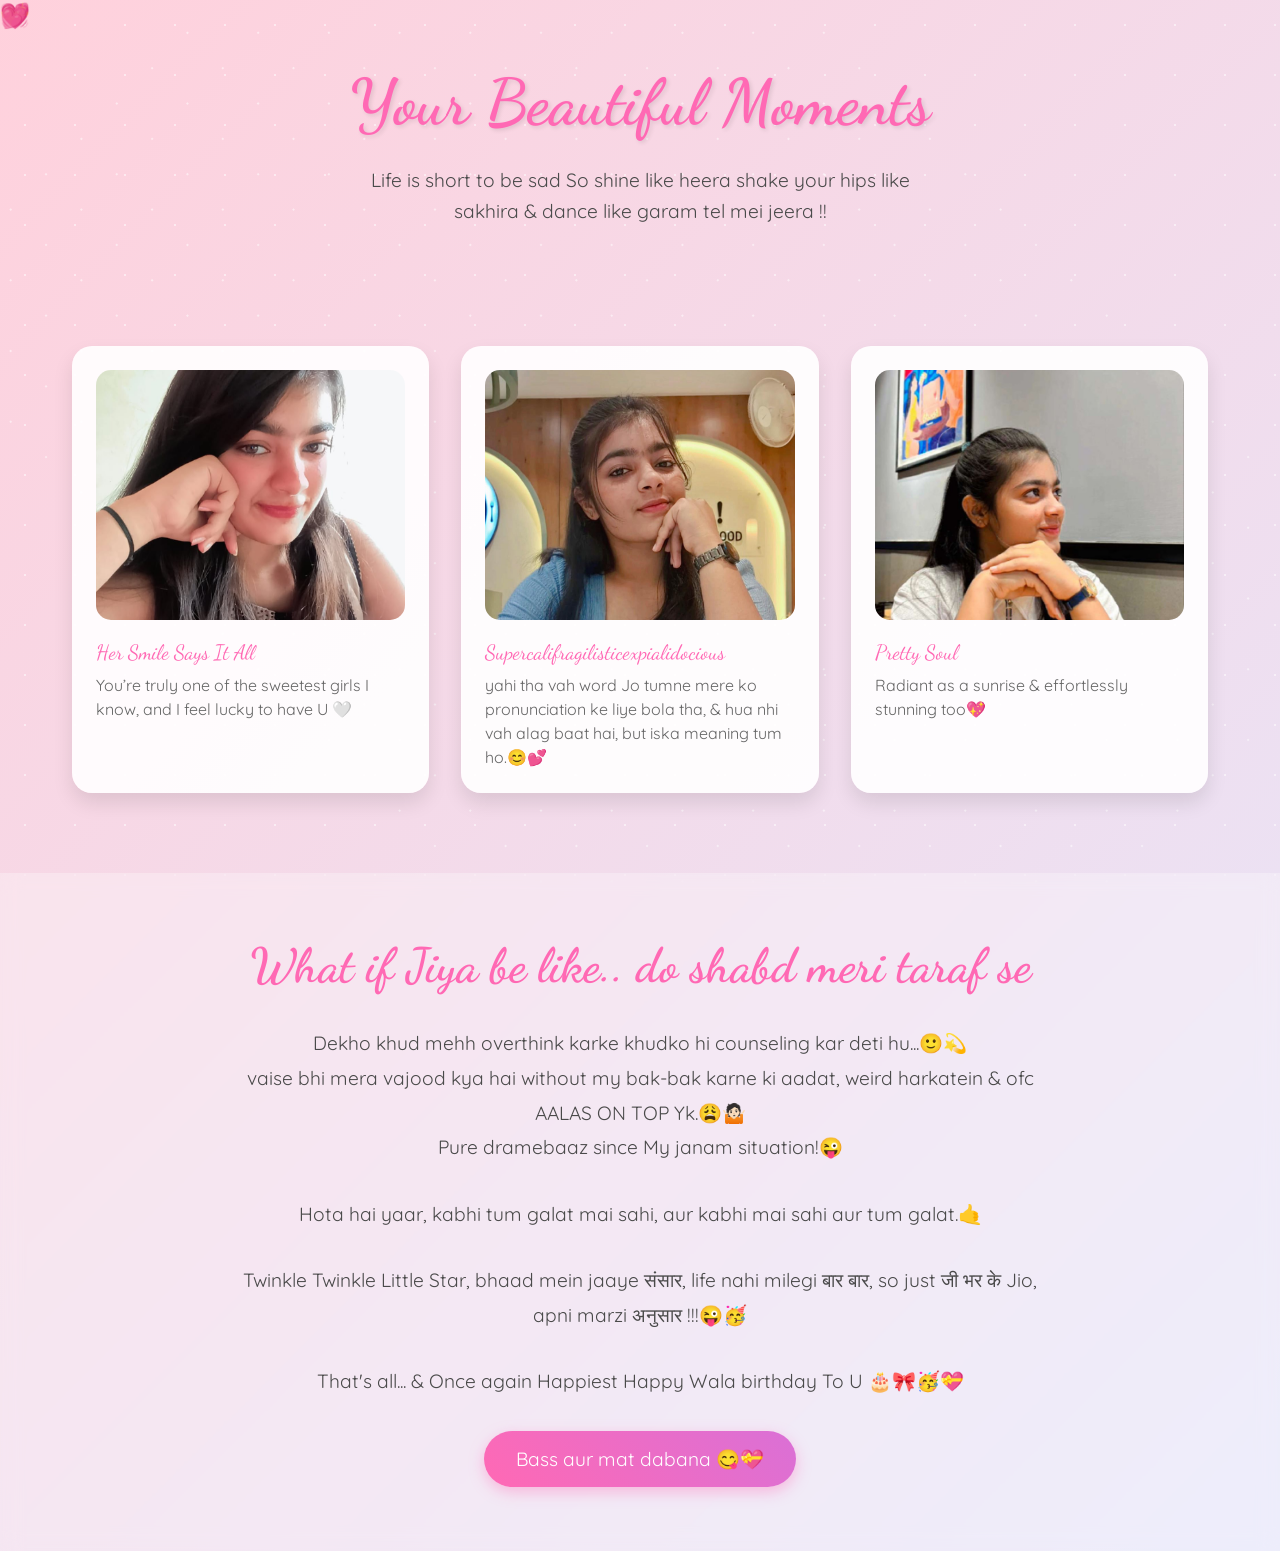
<file: last.html>
<!DOCTYPE html>
<html lang="en">

<head>
    <meta charset="UTF-8">
    <meta name="viewport" content="width=device-width, initial-scale=1.0">
    <title>For My Sweetheart Jannu 💗</title>
    <style>
        @import url('https://fonts.googleapis.com/css2?family=Dancing+Script:wght@700&family=Quicksand:wght@300;400;500;600&display=swap');

        * {
            margin: 0;
            padding: 0;
            box-sizing: border-box;
        }

        body {
            min-height: 100vh;
            background: linear-gradient(135deg,
                    #ffd1dc 0%,
                    #e6e6fa 25%,
                    #ffefd5 50%,
                    #e6e6fa 75%,
                    #ffd1dc 100%);
            background-size: 400% 400%;
            animation: gradientFlow 15s ease infinite;
            font-family: 'Quicksand', sans-serif;
            overflow-x: hidden;
            color: #4a4a4a;
        }

        @keyframes gradientFlow {
            0% {
                background-position: 0% 50%;
            }

            50% {
                background-position: 100% 50%;
            }

            100% {
                background-position: 0% 50%;
            }
        }

        /* Enhanced Sparkle Effect */
        .magic-sparkles {
            position: fixed;
            top: 0;
            left: 0;
            width: 100%;
            height: 100%;
            pointer-events: none;
            z-index: 1;
        }

        .sparkle {
            position: absolute;
            width: 6px;
            height: 6px;
            border-radius: 50%;
            background-color: white;
            animation: twinkle var(--duration, 4s) ease-in-out infinite;
            opacity: 0;
        }

        @keyframes twinkle {

            0%,
            100% {
                opacity: 0;
                transform: scale(0.5);
            }

            50% {
                opacity: 0.8;
                transform: scale(1);
            }
        }

        /* Generate 50 sparkles with different positions and animations */
        .magic-sparkles::before,
        .magic-sparkles::after {
            content: '';
            position: absolute;
            width: 100%;
            height: 100%;
            background-image: radial-gradient(circle, white 1px, transparent 1px);
            background-size: 50px 50px;
            animation: sparkleLayer 8s linear infinite;
            opacity: 0.5;
        }

        .magic-sparkles::after {
            animation-delay: -4s;
            transform: rotate(45deg);
        }

        @keyframes sparkleLayer {
            0% {
                transform: translateY(0);
            }

            100% {
                transform: translateY(-50px);
            }
        }

        /* Floating Hearts */
        .floating-hearts {
            position: fixed;
            width: 100%;
            height: 100%;
            pointer-events: none;
            z-index: 2;
        }

        .heart {
            position: absolute;
            font-size: 1.5rem;
            color: rgba(255, 105, 180, 0.6);
            animation: floatHeart var(--float-duration, 6s) ease-in-out infinite;
            animation-delay: var(--delay, 0s);
        }

        @keyframes floatHeart {
            0% {
                transform: translate(0, 100vh) rotate(0deg);
            }

            100% {
                transform: translate(var(--translate-x, 0), -100vh) rotate(360deg);
            }
        }

        /* Welcome Section */
        .welcome {
            text-align: center;
            padding: 4rem 2rem;
            position: relative;
            z-index: 3;
        }

        .welcome h1 {
            font-family: 'Dancing Script', cursive;
            font-size: 4rem;
            color: #ff69b4;
            text-shadow: 2px 2px 4px rgba(0, 0, 0, 0.1);
            animation: fadeInScale 2s ease;
        }

        .welcome p {
            font-size: 1.2rem;
            max-width: 600px;
            margin: 1.5rem auto;
            line-height: 1.6;
            animation: fadeIn 2s ease 0.5s both;
        }

        /* Enhanced Memory Cards */
        .memory-container {
            max-width: 1200px;
            margin: 0 auto;
            padding: 2rem;
            display: grid;
            grid-template-columns: repeat(auto-fit, minmax(300px, 1fr));
            gap: 2rem;
            z-index: 3;
            position: relative;
        }

        .memory-card {
            background: rgba(255, 255, 255, 0.9);
            border-radius: 20px;
            padding: 1.5rem;
            box-shadow: 0 10px 20px rgba(0, 0, 0, 0.1);
            transition: all 0.5s cubic-bezier(0.4, 0, 0.2, 1);
            position: relative;
            overflow: hidden;
        }

        .memory-card:hover {
            transform: translateY(-10px) scale(1.02);
            box-shadow: 0 15px 30px rgba(0, 0, 0, 0.15);
        }

        .memory-card::before {
            content: '';
            position: absolute;
            top: 0;
            left: 0;
            width: 100%;
            height: 100%;
            background: linear-gradient(45deg, transparent, rgba(255, 255, 255, 0.4), transparent);
            transform: translateX(-100%);
            transition: 0.5s;
        }

        .memory-card:hover::before {
            transform: translateX(100%);
        }

        .memory-img {
            width: 100%;
            height: 250px;
            object-fit: cover;
            border-radius: 15px;
            margin-bottom: 1rem;
            transition: transform 0.5s ease;
        }

        .memory-card:hover .memory-img {
            transform: scale(1.05);
        }

        .memory-date {
            font-family: 'Dancing Script', cursive;
            color: #ff69b4;
            font-size: 1.3rem;
            margin-bottom: 0.5rem;
        }

        .memory-caption {
            font-size: 1rem;
            line-height: 1.5;
            color: #666;
        }

        /* Final Message Section */
        .final-message {
            text-align: center;
            padding: 4rem 2rem;
            background: rgba(255, 255, 255, 0.3);
            backdrop-filter: blur(10px);
            margin-top: 3rem;
            position: relative;
            z-index: 3;
        }

        .final-message h2 {
            font-family: 'Dancing Script', cursive;
            font-size: 3rem;
            color: #ff69b4;
            margin-bottom: 2rem;
            animation: heartbeat 2s infinite;
        }

        @keyframes heartbeat {

            0%,
            100% {
                transform: scale(1);
            }

            50% {
                transform: scale(1.1);
            }
        }

        .final-message p {
            font-size: 1.2rem;
            max-width: 800px;
            margin: 0 auto 2rem;
            line-height: 1.8;
        }

        .goodbye-btn {
            display: inline-block;
            padding: 1rem 2rem;
            font-size: 1.2rem;
            background: linear-gradient(45deg, #ff69b4, #da70d6);
            color: white;
            border: none;
            border-radius: 50px;
            cursor: pointer;
            text-decoration: none;
            transition: all 0.3s ease;
            box-shadow: 0 5px 15px rgba(255, 105, 180, 0.4);
            animation: float 3s infinite ease-in-out;
        }

        .goodbye-btn:hover {
            transform: translateY(-5px);
            box-shadow: 0 8px 20px rgba(255, 105, 180, 0.6);
        }

        @keyframes float {

            0%,
            100% {
                transform: translateY(0);
            }

            50% {
                transform: translateY(-10px);
            }
        }

        /* Animations */
        @keyframes fadeInScale {
            0% {
                opacity: 0;
                transform: scale(0.8);
            }

            100% {
                opacity: 1;
                transform: scale(1);
            }
        }

        @keyframes fadeIn {
            0% {
                opacity: 0;
            }

            100% {
                opacity: 1;
            }
        }

        /* Generate Hearts */
        .js-generate-hearts {
            position: fixed;
            width: 100%;
            height: 100%;
            pointer-events: none;
            z-index: 2;
        }

        /* Custom Scrollbar */
        ::-webkit-scrollbar {
            width: 12px;
        }

        ::-webkit-scrollbar-track {
            background: rgba(255, 255, 255, 0.4);
        }

        ::-webkit-scrollbar-thumb {
            background: linear-gradient(45deg, #ff69b4, #da70d6);
            border-radius: 6px;
        }

        /* Responsive Design */
        @media (max-width: 768px) {
            .welcome h1 {
                font-size: 3rem;
            }

            .memory-container {
                grid-template-columns: 1fr;
            }

            .final-message h2 {
                font-size: 2.5rem;
            }
        }
    </style>
</head>

<body>
    <div class="magic-sparkles"></div>
    <div class="floating-hearts">
        <!-- Hearts will be generated via CSS -->
        <div class="heart" style="--float-duration: 6s; --delay: 0s; --translate-x: 20px;">💝</div>
        <div class="heart" style="--float-duration: 8s; --delay: 1s; --translate-x: -30px;">💖</div>
        <div class="heart" style="--float-duration: 7s; --delay: 2s; --translate-x: 40px;">💗</div>
        <div class="heart" style="--float-duration: 9s; --delay: 3s; --translate-x: -20px;">💓</div>
        <div class="heart" style="--float-duration: 5s; --delay: 4s; --translate-x: 30px;">💕</div>
    </div>

    <section class="welcome">
        <h1>Your Beautiful Moments </h1>
        <p>Life is short to be sad So shine like heera shake your hips like sakhira & dance like garam tel mei jeera !! </p>
    </section>

    <div class="memory-container">
        <div class="memory-card">
            <img src="./d1.jpg" alt="Just Beautiful" class="memory-img">
            <div class="memory-date">Her Smile Says It All</div>
            <div class="memory-caption">You’re truly one of the sweetest girls I know, and I feel lucky to have U 🤍</div>
        </div>
        <div class="memory-card">
            <img src="./d2.jpg" alt="Stunning as Always" class="memory-img">
            <div class="memory-date">Supercalifragilisticexpialidocious</div>
            <div class="memory-caption">yahi tha vah word Jo tumne mere ko pronunciation ke liye bola tha, & hua nhi vah alag baat hai, but iska meaning tum ho.😊💕</div>
        </div>
        <div class="memory-card">
            <img src="./d3.jpg" alt="That Bright Smile" class="memory-img">
            <div class="memory-date">Pretty Soul</div>
            <div class="memory-caption">Radiant as a sunrise & effortlessly stunning too💖</div>
        </div>

    </div>

    <section class="final-message">
        <h2>What if Jiya be like.. do shabd meri taraf se</h2>
        <p>Dekho khud mehh overthink karke khudko hi counseling kar deti hu...🙂💫<br>
            vaise bhi mera vajood kya hai without my bak-bak karne ki aadat, weird harkatein & ofc AALAS ON TOP Yk.😩🤷🏻<br>
            Pure dramebaaz since My janam situation!😜</p>
        <p>Hota hai yaar, kabhi tum galat mai sahi, aur kabhi mai sahi aur tum galat.🤙</p>
        <p>Twinkle Twinkle Little Star, bhaad mein jaaye संसार, life nahi milegi बार बार, so just जी भर के Jio, apni marzi अनुसार !!!😜🥳</p>
        <p>That's all... & Once again Happiest Happy Wala birthday To U 🎂🎀🥳💝</p>
        <a href="#" class="goodbye-btn">Bass aur mat dabana 😋💝</a>
    </section>

    <audio id="birthday-music" src="./music.mp3" loop preload="auto"></audio>


<script>
    window.addEventListener('DOMContentLoaded', () => {
        const music = document.getElementById('birthday-music');
        const isPlaying = localStorage.getItem('musicPlaying');
        const savedTime = localStorage.getItem('musicCurrentTime');

        if (music && isPlaying === 'true') {
            if (savedTime) {
                music.currentTime = parseFloat(savedTime);
            }
            music.play().catch(err => console.log("Playback bridge failed:", err));
        }

        window.addEventListener('beforeunload', () => {
            if (music) {
                localStorage.setItem('musicCurrentTime', music.currentTime);
            }
        });
    });
</script>
    
</body>

</html>
</file>
